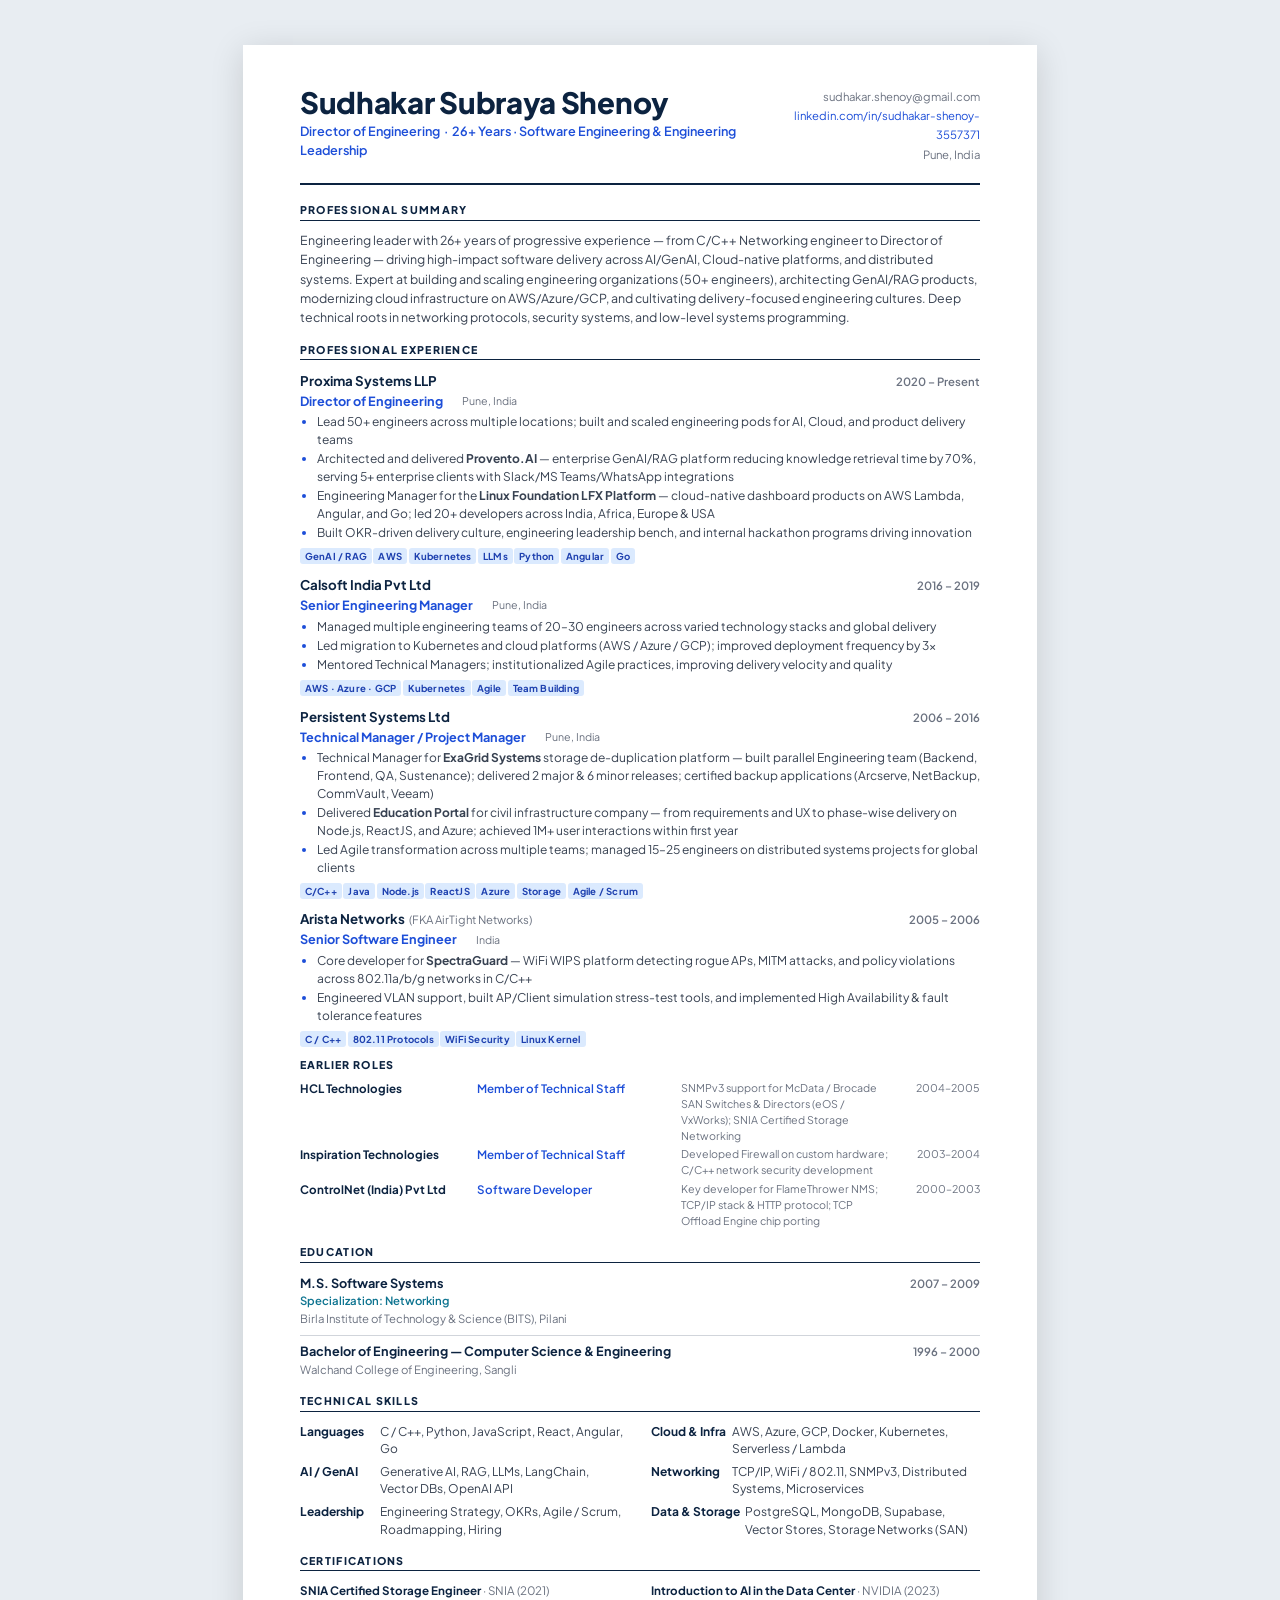
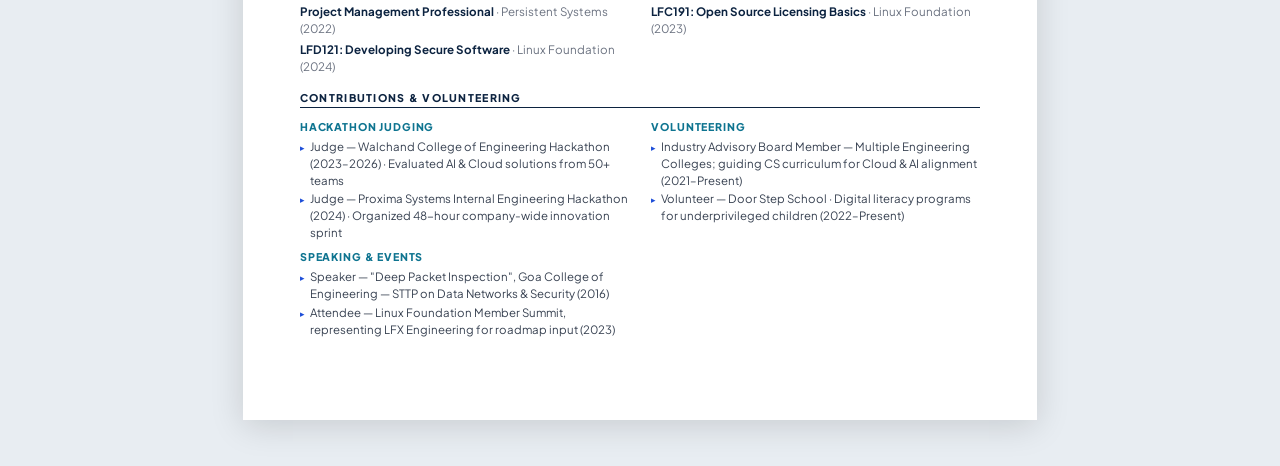
<file: resume.html>
<!DOCTYPE html>
<html lang="en">
<head>
  <meta charset="UTF-8">
  <meta name="viewport" content="width=device-width, initial-scale=1.0">
  <title>Sudhakar Subraya Shenoy — Resume</title>
  <link href="https://fonts.googleapis.com/css2?family=Plus+Jakarta+Sans:wght@300;400;500;600;700;800&family=Syne:wght@700;800&display=swap" rel="stylesheet">
  <style>
    /* ── DESIGN TOKENS ── */
    :root {
      --navy:       #0c2340;
      --blue:       #1d4ed8;
      --blue-light: #dbeafe;
      --teal:       #0e7490;
      --text:       #111827;
      --mid:        #374151;
      --muted:      #6b7280;
      --border:     #d1d5db;
      --rule:       #94a3b8;
    }

    /* ── RESET ── */
    *, *::before, *::after { box-sizing: border-box; margin: 0; padding: 0; }
    a { color: var(--blue); text-decoration: none; }

    /* ── BASE ── */
    body {
      font-family: 'Plus Jakarta Sans', 'Segoe UI', Arial, sans-serif;
      font-size: 9.8pt;
      line-height: 1.48;
      color: var(--text);
      background: #e8edf2;
    }
    h1, h2, h3 { font-family: 'Syne', 'Plus Jakarta Sans', Arial, sans-serif; }

    /* ── SCREEN WRAPPER ── */
    .page {
      width: 210mm;
      background: #fff;
      margin: 1.2cm auto;
      padding: 1.1cm 1.5cm 1.6cm;
      box-shadow: 0 6px 32px rgba(0,0,0,0.14);
    }

    /* ── PRINT ── */
    @media print {
      body  { background: #fff; }
      .page { margin: 0; padding: 1cm 1.5cm 1.2cm; box-shadow: none; width: 100%; }
    }
    @page { size: A4; margin: 0; }

    /* ══════════════════════════════════════════
       HEADER
    ══════════════════════════════════════════ */
    .r-header {
      display: flex;
      justify-content: space-between;
      align-items: flex-start;
      padding-bottom: 0.5cm;
      border-bottom: 2.5px solid var(--navy);
      margin-bottom: 0.45cm;
    }
    .r-name {
      font-size: 22pt;
      font-weight: 800;
      color: var(--navy);
      letter-spacing: -0.3px;
      line-height: 1.1;
    }
    .r-title {
      font-size: 9.5pt;
      font-weight: 600;
      color: var(--blue);
      margin-top: 3px;
    }
    .r-contact {
      text-align: right;
      font-size: 8.5pt;
      color: var(--muted);
      line-height: 1.7;
    }
    .r-contact a { color: var(--blue); }

    /* ══════════════════════════════════════════
       SECTION
    ══════════════════════════════════════════ */
    .r-section { margin-bottom: 0.38cm; }
    .r-section-title {
      font-size: 8pt;
      font-weight: 800;
      text-transform: uppercase;
      letter-spacing: 0.12em;
      color: var(--navy);
      border-bottom: 1.5px solid var(--navy);
      padding-bottom: 2px;
      margin-bottom: 0.28cm;
      break-after: avoid;
      page-break-after: avoid;
    }

    /* ══════════════════════════════════════════
       SUMMARY
    ══════════════════════════════════════════ */
    .r-summary {
      font-size: 9.3pt;
      color: var(--mid);
      line-height: 1.55;
    }

    /* ══════════════════════════════════════════
       EXPERIENCE
    ══════════════════════════════════════════ */
    .exp-entry { margin-bottom: 0.28cm; break-inside: avoid; page-break-inside: avoid; }
    .exp-row {
      display: flex;
      justify-content: space-between;
      align-items: baseline;
      gap: 0.4cm;
    }
    .exp-company {
      font-size: 10pt;
      font-weight: 700;
      color: var(--navy);
    }
    .exp-dates {
      font-size: 8.5pt;
      font-weight: 600;
      color: var(--muted);
      white-space: nowrap;
      flex-shrink: 0;
    }
    .exp-meta {
      display: flex;
      align-items: center;
      gap: 0.5cm;
      margin-top: 1px;
      margin-bottom: 3px;
    }
    .exp-role {
      font-size: 9.5pt;
      font-weight: 700;
      color: var(--blue);
    }
    .exp-loc {
      font-size: 8pt;
      color: var(--muted);
    }
    .exp-bullets {
      padding-left: 0.45cm;
      margin-top: 2px;
    }
    .exp-bullets li {
      font-size: 9pt;
      color: var(--mid);
      margin-bottom: 1.5px;
      list-style: disc;
    }
    .exp-bullets li::marker { color: var(--blue); }
    .exp-tags { margin-top: 3px; }

    /* condensed early roles */
    .early-table {
      width: 100%;
      border-collapse: collapse;
      font-size: 8.7pt;
    }
    .early-table tr td {
      padding: 1.5px 0;
      vertical-align: top;
    }
    .early-table td:first-child { width: 26%; font-weight: 700; color: var(--navy); padding-right: 0.3cm; white-space: nowrap; }
    .early-table td:nth-child(2) { width: 30%; color: var(--blue); font-weight: 600; }
    .early-table td:nth-child(3) { color: var(--muted); font-size: 8pt; }
    .early-table td:last-child   { width: 13%; text-align: right; color: var(--muted); white-space: nowrap; font-size: 8pt; }

    /* ══════════════════════════════════════════
       EDUCATION
    ══════════════════════════════════════════ */
    .edu-entry {
      display: flex;
      justify-content: space-between;
      align-items: baseline;
      gap: 0.4cm;
      margin-bottom: 0.1cm;
    }
    .edu-degree { font-size: 9.5pt; font-weight: 700; color: var(--navy); }
    .edu-school { font-size: 8.5pt; color: var(--muted); margin-top: 1px; }
    .edu-spec   { font-size: 8.5pt; color: var(--teal); font-weight: 600; margin-top: 1px; }
    .edu-dates  { font-size: 8.5pt; font-weight: 600; color: var(--muted); white-space: nowrap; flex-shrink: 0; }

    /* ══════════════════════════════════════════
       SKILLS
    ══════════════════════════════════════════ */
    .skills-grid {
      display: grid;
      grid-template-columns: 1fr 1fr;
      gap: 0.12cm 0.6cm;
    }
    .skill-row { display: flex; gap: 5px; font-size: 9pt; align-items: baseline; }
    .skill-lbl { font-weight: 700; color: var(--navy); min-width: 2cm; flex-shrink: 0; }
    .skill-val { color: var(--mid); }

    /* ══════════════════════════════════════════
       CERTIFICATIONS
    ══════════════════════════════════════════ */
    .cert-grid {
      display: grid;
      grid-template-columns: 1fr 1fr;
      gap: 0.1cm 0.6cm;
    }
    .cert-item { font-size: 8.7pt; }
    .cert-item strong { color: var(--navy); }
    .cert-item span   { color: var(--muted); }

    /* ══════════════════════════════════════════
       CONTRIBUTIONS
    ══════════════════════════════════════════ */
    .contrib-grid {
      display: grid;
      grid-template-columns: 1fr 1fr;
      gap: 0 0.6cm;
    }
    .contrib-sub {
      font-size: 8pt;
      font-weight: 800;
      text-transform: uppercase;
      letter-spacing: 0.08em;
      color: var(--teal);
      margin-bottom: 0.1cm;
    }
    .contrib-group { margin-bottom: 0.18cm; }
    .contrib-item {
      display: flex;
      gap: 5px;
      font-size: 8.6pt;
      color: var(--mid);
      margin-bottom: 2px;
      align-items: flex-start;
    }
    .contrib-item::before { content: "▸"; color: var(--blue); flex-shrink: 0; font-size: 7pt; margin-top: 2px; }

    /* ══════════════════════════════════════════
       BADGES
    ══════════════════════════════════════════ */
    .badge {
      display: inline-block;
      background: var(--blue-light);
      color: #1e40af;
      font-size: 7.2pt;
      font-weight: 700;
      padding: 1px 5px;
      border-radius: 3px;
      margin: 1.5px 1.5px 0 0;
      letter-spacing: 0.02em;
    }

    /* ══════════════════════════════════════════
       FOOTER — fixed so it repeats on every
       printed page; hidden on screen
    ══════════════════════════════════════════ */
    .r-footer {
      position: fixed;
      bottom: 0.55cm;
      left: 1.5cm;
      right: 1.5cm;
      display: flex;
      justify-content: space-between;
      align-items: center;
      border-top: 0.8px solid var(--rule);
      padding-top: 3px;
      font-size: 7.3pt;
      color: var(--muted);
    }
    .r-footer a { color: var(--blue); }

    /* hide footer on screen so it doesn't cover content */
    @media screen { .r-footer { display: none; } }

    /* screen-only bottom pad so content isn't clipped */
    @media screen { .page { padding-bottom: 1.6cm; } }

    /* ══════════════════════════════════════════
       UTILITIES
    ══════════════════════════════════════════ */
    .no-break { break-inside: avoid; page-break-inside: avoid; }
    .mt-xs  { margin-top: 0.12cm; }
    .mt-sm  { margin-top: 0.22cm; }
    .rule   { border: none; border-top: 0.8px solid var(--border); margin: 0.18cm 0; }
  </style>
</head>
<body>
<div class="page">

  <!-- ══ HEADER ══ -->
  <header class="r-header">
    <div>
      <div class="r-name">Sudhakar Subraya Shenoy</div>
      <div class="r-title">Director of Engineering &nbsp;·&nbsp; 26+ Years · Software Engineering &amp; Engineering Leadership</div>
    </div>
    <div class="r-contact">
      sudhakar.shenoy@gmail.com<br>
      <a href="https://www.linkedin.com/in/sudhakar-shenoy-3557371/">linkedin.com/in/sudhakar-shenoy-3557371</a><br>
      Pune, India
    </div>
  </header>

  <!-- ══ SUMMARY ══ -->
  <section class="r-section">
    <div class="r-section-title">Professional Summary</div>
    <p class="r-summary">
      Engineering leader with 26+ years of progressive experience — from C/C++ Networking engineer to Director of Engineering — driving high-impact software delivery across AI/GenAI, Cloud-native platforms, and distributed systems. Expert at building and scaling engineering organizations (50+ engineers), architecting GenAI/RAG products, modernizing cloud infrastructure on AWS/Azure/GCP, and cultivating delivery-focused engineering cultures. Deep technical roots in networking protocols, security systems, and low-level systems programming.
    </p>
  </section>

  <!-- ══ EXPERIENCE ══ -->
  <section class="r-section">
    <div class="r-section-title">Professional Experience</div>

    <!-- Proxima -->
    <div class="exp-entry">
      <div class="exp-row">
        <div class="exp-company">Proxima Systems LLP</div>
        <div class="exp-dates">2020 – Present</div>
      </div>
      <div class="exp-meta">
        <span class="exp-role">Director of Engineering</span>
        <span class="exp-loc">Pune, India</span>
      </div>
      <ul class="exp-bullets">
        <li>Lead 50+ engineers across multiple locations; built and scaled engineering pods for AI, Cloud, and product delivery teams</li>
        <li>Architected and delivered <strong>Provento.AI</strong> — enterprise GenAI/RAG platform reducing knowledge retrieval time by 70%, serving 5+ enterprise clients with Slack/MS Teams/WhatsApp integrations</li>
        <li>Engineering Manager for the <strong>Linux Foundation LFX Platform</strong> — cloud-native dashboard products on AWS Lambda, Angular, and Go; led 20+ developers across India, Africa, Europe &amp; USA</li>
        <li>Built OKR-driven delivery culture, engineering leadership bench, and internal hackathon programs driving innovation</li>
      </ul>
      <div class="exp-tags">
        <span class="badge">GenAI / RAG</span><span class="badge">AWS</span><span class="badge">Kubernetes</span><span class="badge">LLMs</span><span class="badge">Python</span><span class="badge">Angular</span><span class="badge">Go</span>
      </div>
    </div>

    <!-- Calsoft -->
    <div class="exp-entry">
      <div class="exp-row">
        <div class="exp-company">Calsoft India Pvt Ltd</div>
        <div class="exp-dates">2016 – 2019</div>
      </div>
      <div class="exp-meta">
        <span class="exp-role">Senior Engineering Manager</span>
        <span class="exp-loc">Pune, India</span>
      </div>
      <ul class="exp-bullets">
        <li>Managed multiple engineering teams of 20–30 engineers across varied technology stacks and global delivery</li>
        <li>Led migration to Kubernetes and cloud platforms (AWS / Azure / GCP); improved deployment frequency by 3×</li>
        <li>Mentored Technical Managers; institutionalized Agile practices, improving delivery velocity and quality</li>
      </ul>
      <div class="exp-tags">
        <span class="badge">AWS · Azure · GCP</span><span class="badge">Kubernetes</span><span class="badge">Agile</span><span class="badge">Team Building</span>
      </div>
    </div>

    <!-- Persistent -->
    <div class="exp-entry">
      <div class="exp-row">
        <div class="exp-company">Persistent Systems Ltd</div>
        <div class="exp-dates">2006 – 2016</div>
      </div>
      <div class="exp-meta">
        <span class="exp-role">Technical Manager / Project Manager</span>
        <span class="exp-loc">Pune, India</span>
      </div>
      <ul class="exp-bullets">
        <li>Technical Manager for <strong>ExaGrid Systems</strong> storage de-duplication platform — built parallel Engineering team (Backend, Frontend, QA, Sustenance); delivered 2 major &amp; 6 minor releases; certified backup applications (Arcserve, NetBackup, CommVault, Veeam)</li>
        <li>Delivered <strong>Education Portal</strong> for civil infrastructure company — from requirements and UX to phase-wise delivery on Node.js, ReactJS, and Azure; achieved 1M+ user interactions within first year</li>
        <li>Led Agile transformation across multiple teams; managed 15–25 engineers on distributed systems projects for global clients</li>
      </ul>
      <div class="exp-tags">
        <span class="badge">C/C++</span><span class="badge">Java</span><span class="badge">Node.js</span><span class="badge">ReactJS</span><span class="badge">Azure</span><span class="badge">Storage</span><span class="badge">Agile / Scrum</span>
      </div>
    </div>

    <!-- AirTight / Arista -->
    <div class="exp-entry">
      <div class="exp-row">
        <div class="exp-company">Arista Networks &nbsp;<span style="font-weight:400;font-size:8.5pt;color:var(--muted);">(FKA AirTight Networks)</span></div>
        <div class="exp-dates">2005 – 2006</div>
      </div>
      <div class="exp-meta">
        <span class="exp-role">Senior Software Engineer</span>
        <span class="exp-loc">India</span>
      </div>
      <ul class="exp-bullets">
        <li>Core developer for <strong>SpectraGuard</strong> — WiFi WIPS platform detecting rogue APs, MITM attacks, and policy violations across 802.11a/b/g networks in C/C++</li>
        <li>Engineered VLAN support, built AP/Client simulation stress-test tools, and implemented High Availability &amp; fault tolerance features</li>
      </ul>
      <div class="exp-tags">
        <span class="badge">C / C++</span><span class="badge">802.11 Protocols</span><span class="badge">WiFi Security</span><span class="badge">Linux Kernel</span>
      </div>
    </div>

    <!-- Earlier roles -->
    <div class="no-break mt-xs">
      <div style="font-size:8pt;font-weight:800;text-transform:uppercase;letter-spacing:0.1em;color:var(--navy);margin-bottom:0.15cm;">Earlier Roles</div>
      <table class="early-table">
        <tr>
          <td>HCL Technologies</td>
          <td>Member of Technical Staff</td>
          <td>SNMPv3 support for McData / Brocade SAN Switches &amp; Directors (eOS / VxWorks); SNIA Certified Storage Networking</td>
          <td>2004–2005</td>
        </tr>
        <tr>
          <td>Inspiration Technologies</td>
          <td>Member of Technical Staff</td>
          <td>Developed Firewall on custom hardware; C/C++ network security development</td>
          <td>2003–2004</td>
        </tr>
        <tr>
          <td>ControlNet (India) Pvt Ltd</td>
          <td>Software Developer</td>
          <td>Key developer for FlameThrower NMS; TCP/IP stack &amp; HTTP protocol; TCP Offload Engine chip porting</td>
          <td>2000–2003</td>
        </tr>
      </table>
    </div>
  </section>

  <!-- ══ EDUCATION ══ -->
  <section class="r-section no-break">
    <div class="r-section-title">Education</div>
    <div class="edu-entry">
      <div>
        <div class="edu-degree">M.S. Software Systems</div>
        <div class="edu-spec">Specialization: Networking</div>
        <div class="edu-school">Birla Institute of Technology &amp; Science (BITS), Pilani</div>
      </div>
      <div class="edu-dates">2007 – 2009</div>
    </div>
    <hr class="rule">
    <div class="edu-entry">
      <div>
        <div class="edu-degree">Bachelor of Engineering — Computer Science &amp; Engineering</div>
        <div class="edu-school">Walchand College of Engineering, Sangli</div>
      </div>
      <div class="edu-dates">1996 – 2000</div>
    </div>
  </section>

  <!-- ══ SKILLS ══ -->
  <section class="r-section no-break">
    <div class="r-section-title">Technical Skills</div>
    <div class="skills-grid">
      <div class="skill-row"><span class="skill-lbl">Languages</span><span class="skill-val">C / C++, Python, JavaScript, React, Angular, Go</span></div>
      <div class="skill-row"><span class="skill-lbl">Cloud &amp; Infra</span><span class="skill-val">AWS, Azure, GCP, Docker, Kubernetes, Serverless / Lambda</span></div>
      <div class="skill-row"><span class="skill-lbl">AI / GenAI</span><span class="skill-val">Generative AI, RAG, LLMs, LangChain, Vector DBs, OpenAI API</span></div>
      <div class="skill-row"><span class="skill-lbl">Networking</span><span class="skill-val">TCP/IP, WiFi / 802.11, SNMPv3, Distributed Systems, Microservices</span></div>
      <div class="skill-row"><span class="skill-lbl">Leadership</span><span class="skill-val">Engineering Strategy, OKRs, Agile / Scrum, Roadmapping, Hiring</span></div>
      <div class="skill-row"><span class="skill-lbl">Data &amp; Storage</span><span class="skill-val">PostgreSQL, MongoDB, Supabase, Vector Stores, Storage Networks (SAN)</span></div>
    </div>
  </section>

  <!-- ══ CERTIFICATIONS ══ -->
  <section class="r-section no-break">
    <div class="r-section-title">Certifications</div>
    <div class="cert-grid">
      <div class="cert-item"><strong>SNIA Certified Storage Engineer</strong> <span>· SNIA (2021)</span></div>
      <div class="cert-item"><strong>Introduction to AI in the Data Center</strong> <span>· NVIDIA (2023)</span></div>
      <div class="cert-item"><strong>Project Management Professional</strong> <span>· Persistent Systems (2022)</span></div>
      <div class="cert-item"><strong>LFC191: Open Source Licensing Basics</strong> <span>· Linux Foundation (2023)</span></div>
      <div class="cert-item"><strong>LFD121: Developing Secure Software</strong> <span>· Linux Foundation (2024)</span></div>
    </div>
  </section>

  <!-- ══ CONTRIBUTIONS & VOLUNTEERING ══ -->
  <section class="r-section no-break">
    <div class="r-section-title">Contributions &amp; Volunteering</div>
    <div class="contrib-grid">
      <div>
        <div class="contrib-group">
          <div class="contrib-sub">Hackathon Judging</div>
          <div class="contrib-item">Judge — Walchand College of Engineering Hackathon (2023–2026) · Evaluated AI &amp; Cloud solutions from 50+ teams</div>
          <div class="contrib-item">Judge — Proxima Systems Internal Engineering Hackathon (2024) · Organized 48-hour company-wide innovation sprint</div>
        </div>
        <div class="contrib-group">
          <div class="contrib-sub">Speaking &amp; Events</div>
          <div class="contrib-item">Speaker — "Deep Packet Inspection", Goa College of Engineering — STTP on Data Networks &amp; Security (2016)</div>
          <div class="contrib-item">Attendee — Linux Foundation Member Summit, representing LFX Engineering for roadmap input (2023)</div>
        </div>
      </div>
      <div>
        <div class="contrib-group">
          <div class="contrib-sub">Volunteering</div>
          <div class="contrib-item">Industry Advisory Board Member — Multiple Engineering Colleges; guiding CS curriculum for Cloud &amp; AI alignment (2021–Present)</div>
          <div class="contrib-item">Volunteer — Door Step School · Digital literacy programs for underprivileged children (2022–Present)</div>
        </div>
      </div>
    </div>
  </section>

</div><!-- /.page -->

<!-- ══ PRINT FOOTER — repeats on every printed page ══ -->
<footer class="r-footer">
  <span><strong>Sudhakar Subraya Shenoy</strong> · Director of Engineering</span>
  <span>sudhakar.shenoy@gmail.com &nbsp;·&nbsp; <a href="https://www.linkedin.com/in/sudhakar-shenoy-3557371/">linkedin.com/in/sudhakar-shenoy-3557371</a></span>
  <span>Pune, India</span>
</footer>

</body>
</html>
</file>
